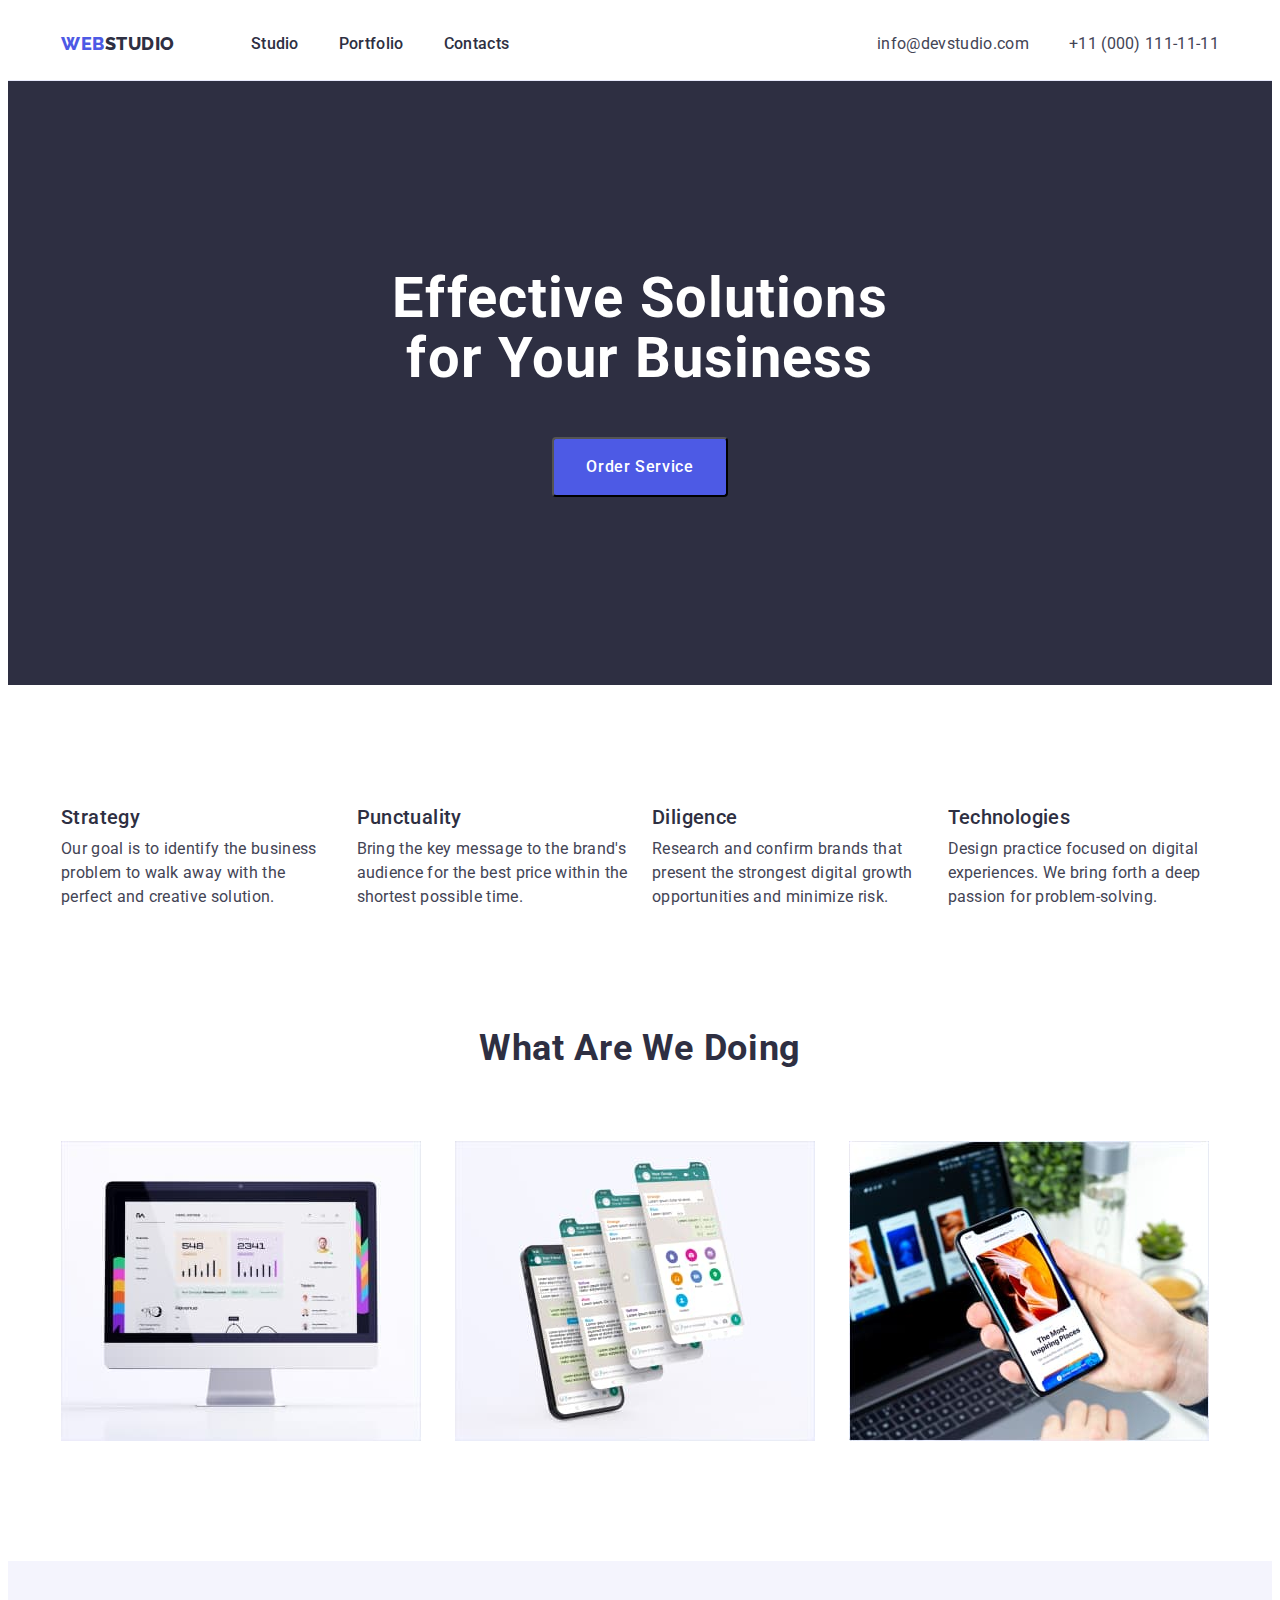
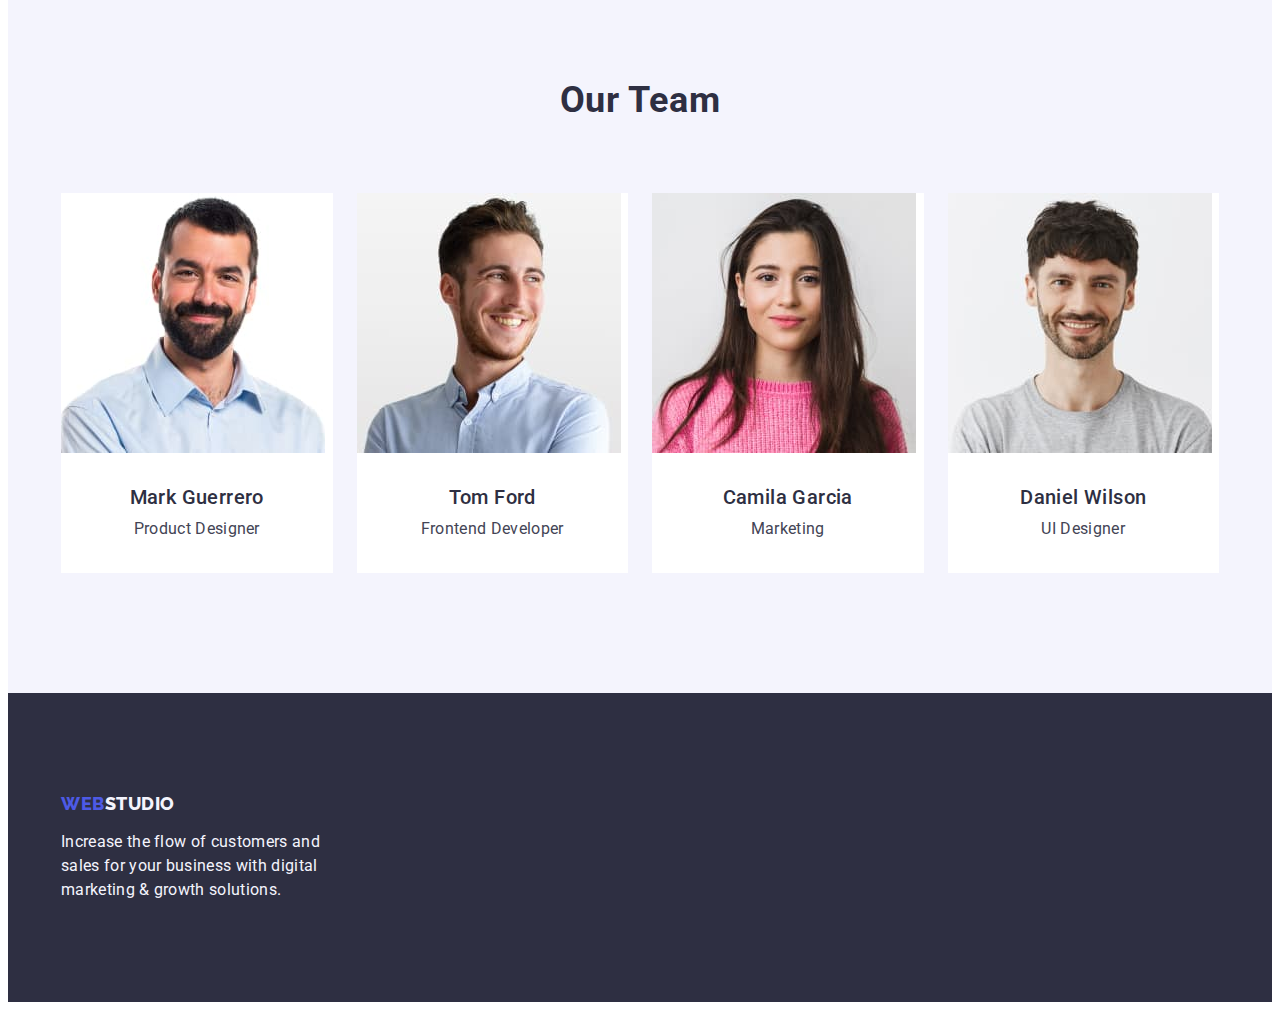
<file: index.html>
<!DOCTYPE html>
<html lang="en">
<head>
    <meta charset="UTF-8">
    <meta http-equiv="X-UA-Compatible" content="IE=edge">
    <meta name="viewport" content="width=device-width, initial-scale=1.0">
    <title>WebStudio</title>
    <link rel="preconnect" href="https://fonts.googleapis.com">
    <link rel="preconnect" href="https://fonts.gstatic.com" crossorigin>
    <link href="https://fonts.googleapis.com/css2?family=Raleway:wght@800&family=Roboto:wght@400;500;700;900&display=swap"
      rel="stylesheet">
      <link rel="stylesheet" href="https://cdnjs.cloudflare.com/ajax/libs/modern-normalize/1.1.0/modern-normalize.min.css"
        integrity="sha512-wpPYUAdjBVSE4KJnH1VR1HeZfpl1ub8YT/NKx4PuQ5NmX2tKuGu6U/JRp5y+Y8XG2tV+wKQpNHVUX03MfMFn9Q=="
        crossorigin="anonymous" referrerpolicy="no-referrer" />
    <link rel="stylesheet" href="./css/styles.css">
</head>
<body>
  <header class="page-header">
    <div class="container page-header-container">
  <nav class="page-nav list">
    <a class="logo link" href="./index.html">Web<span class="logo-span">Studio</span></a>
    <ul class="menu list">
      <li class="menu-item">
        <a class="menu-link link" href="./index.html">Studio</a>
      </li>
      <li class="menu-item">
        <a class="menu-link link" href="./portfolio.html">Portfolio</a>
      </li>
      <li class="menu-item">
        <a class="menu-link link" href="">Contacts</a>
      </li>
    </ul>
  </nav>
  <address class="page-address">
    <ul class="contact list">
      <li class="page-address-contact" >
        <a class="contact-info link" href="mailto:info@devstudio.com">info@devstudio.com</a>
      </li>
      <li class="page-address-contact">
        <a class="contact-info link" href="tel:+110001111111">+11 (000) 111-11-11</a>
      </li>
    </ul>
  </address>
    </div>
  </header>
  <main>
    <section class="hero">
<div class="container">
<h1 class="main-title">Effective Solutions
  for Your Business</h1>
<button class="modal-btn" type="button">Order Service</button>
</div>
    </section>
    <section class="solutions section">
      <div class="container">
        <h2 class="effective-solutions" hidden></h2>
        <ul class="solutions-list list">
          <li class="team-solutions">
            <h3 class="name-decisions">Strategy</h3>
            <p class="description-solutions">Our goal is to identify the business
              problem to walk away with the perfect and creative solution.</p>
          </li>
          <li class="team-solutions">
            <h3 class="name-decisions">Punctuality</h3>
            <p class="description-solutions">Bring the key message to the brand's audience for the best price within the
              shortest possible time.</p>
          </li>
          <li class="team-solutions">
            <h3 class="name-decisions">Diligence</h3>
            <p class="description-solutions">Research and confirm brands that present the strongest digital growth opportunities
              and minimize risk.</p>
          </li>
          <li class="team-solutions">
            <h3 class="name-decisions">Technologies</h3>
            <p class="description-solutions">Design practice focused on digital experiences. We bring forth a deep passion for
              problem-solving.</p>
          </li>
        </ul>
      </div>
    </section>
    <section class="our-solutions">
   <div class="container">
    <h2 class="work-options">What are we doing</h2>
    <ul class="our-solutions-list list">
      <li class="photos-works">
        <img src="./images/section_3/img_1.jpg" alt="computer" width="360" height="300">
      </li>
      <li class="photos-works">
        <img src="./images/section_3/img_2.jpg" alt="application" width="360" height="300">
      </li>
      <li class="photos-works">
        <img src="./images/section_3/img_3.jpg" alt="telephone" width="360" height="300">
      </li>
    </ul>
   </div>
    </section>
    <section class="our-team section">
      <div class="container">
        <h2 class="team">Our Team</h2>
        <ul class="our-team-list list">
          <li class="team-description">
            <img src="./images/team/mark_guerrero.jpg" alt="photo product designer" width="264" height="260">
            <div class="team-description-content">
                <h3 class="name">Mark Guerrero</h3>
                <p class="profession">Product Designer</p>
            </div>
          </li>
          <li class="team-description">
            <img src="./images/team/tom_ford.jpg" alt="photo frontend developer " width="264" height="260">
            <div class="team-description-content">
                <h3 class="name">Tom Ford</h3>
                <p class="profession">Frontend Developer</p>
            </div>
          </li>
          <li class="team-description">
            <img src="./images/team/camila_garcia.jpg" alt="photo marketing" width="264" height="260">
            <div class="team-description-content">
              <h3 class="name">Camila Garcia</h3>
              <p class="profession">Marketing</p>
            </div>
          </li>
          <li class="team-description">
            <img src="./images/team/daniel_wilson.jpg" alt="photo UI designer" width="264" height="260">
            <div class="team-description-content">
              <h3 class="name">Daniel Wilson</h3>
              <p class="profession">UI Designer</p>
            </div>
          </li>
        </ul>
      </div>
    </section>
  </main>
  <footer class="page-footer">
<div class="page-footer-container container">
  <a class="logo footer-logo link" href="./index.html">Web<span class="logo-span-footer">Studio</span></a>
  <p class="goal">Increase the flow of customers and sales for your business with digital marketing & growth solutions.
  </p>
</div>
  </footer>
</body>
</html>
</file>
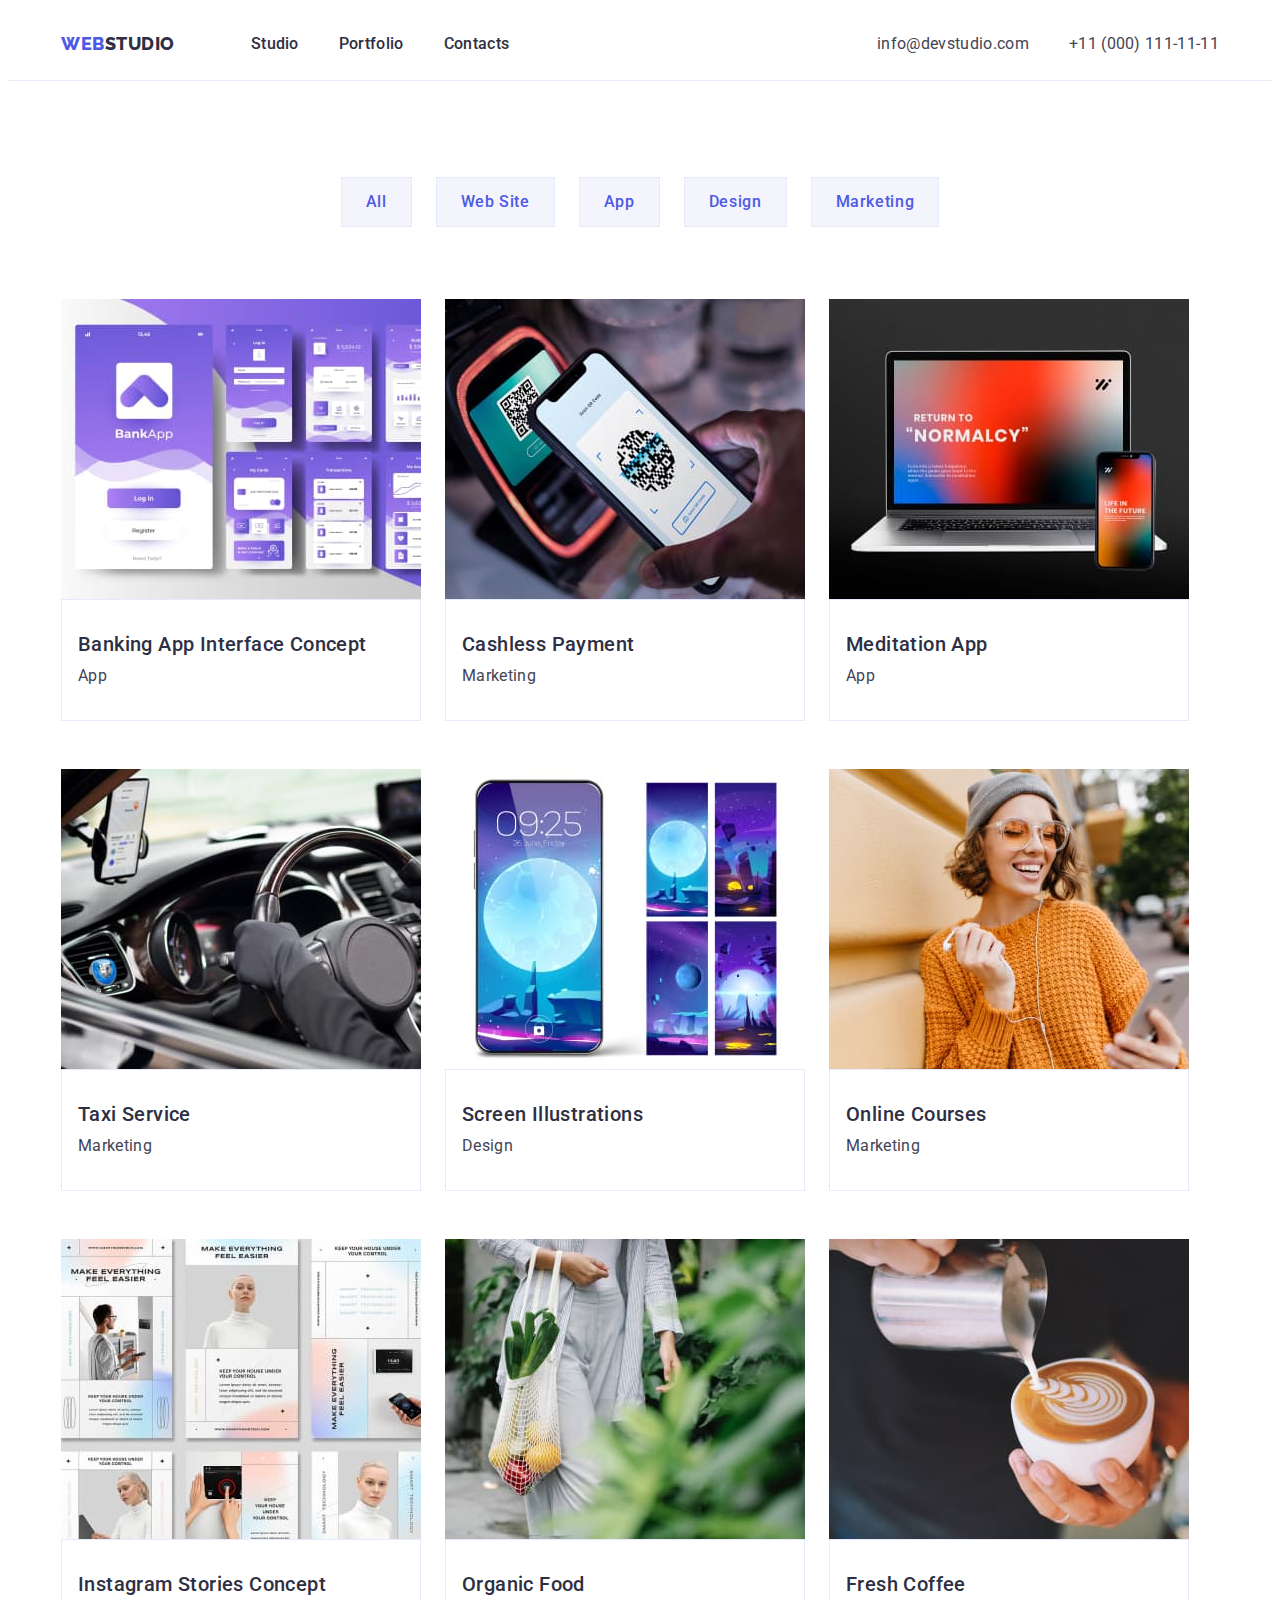
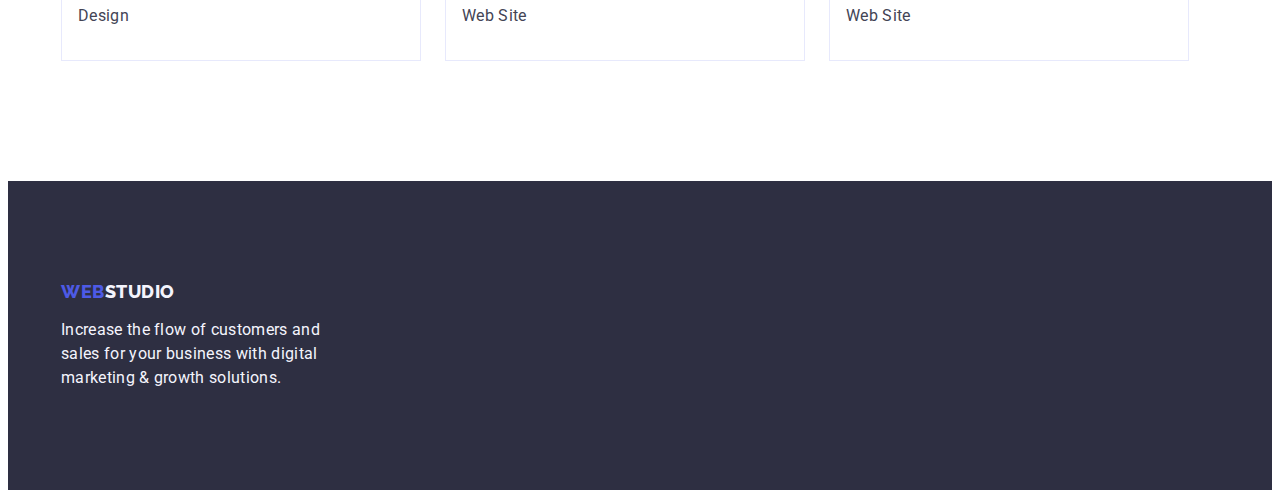
<file: portfolio.html>
<!DOCTYPE html>
<html lang="en">
<head>
    <meta charset="UTF-8">
    <meta http-equiv="X-UA-Compatible" content="IE=edge">
    <meta name="viewport" content="width=device-width, initial-scale=1.0">
    <title>Portfolio</title>
    <link rel="preconnect" href="https://fonts.googleapis.com">
    <link rel="preconnect" href="https://fonts.gstatic.com" crossorigin>
    <link href="https://fonts.googleapis.com/css2?family=Raleway:wght@800&family=Roboto:wght@400;500;700;900&display=swap"
        rel="stylesheet">
        <link rel="stylesheet" href="https://cdnjs.cloudflare.com/ajax/libs/modern-normalize/1.1.0/modern-normalize.min.css"
            integrity="sha512-wpPYUAdjBVSE4KJnH1VR1HeZfpl1ub8YT/NKx4PuQ5NmX2tKuGu6U/JRp5y+Y8XG2tV+wKQpNHVUX03MfMFn9Q=="
            crossorigin="anonymous" referrerpolicy="no-referrer" />
    <link rel="stylesheet" href="./css/styles.css">
</head>
<body>
<header class="page-header">
    <div class="container page-header-container">
        <nav class="page-nav list">
            <a class="logo link" href="./index.html">Web<span class="logo-span">Studio</span></a>
            <ul class="menu list">
                <li class="menu-item">
                    <a class="menu-link link" href="./index.html">Studio</a>
                </li>
                <li class="menu-item">
                    <a class="menu-link link" href="./portfolio.html">Portfolio</a>
                </li>
                <li class="menu-item">
                    <a class="menu-link link" href="">Contacts</a>
                </li>
            </ul>
        </nav>
        <address class="page-address">
            <ul class="contact list">
                <li class="page-address-contact">
                    <a class="contact-info link" href="mailto:info@devstudio.com">info@devstudio.com</a>
                </li>
                <li class="page-address-contact">
                    <a class="contact-info link" href="tel:+110001111111">+11 (000) 111-11-11</a>
                </li>
            </ul>
        </address>
    </div>
</header>
<main>
<section class="cards">
   <div class="container">
    <h1 class="cards-title" hidden>Portfolio</h1>
    <ul class="filters list">
        <li><button class="filters-button" type="button">All</button></li>
        <li><button class="filters-button" type="button">Web Site</button></li>
        <li><button class="filters-button" type="button">App</button></li>
        <li><button class="filters-button" type="button">Design</button></li>
        <li><button class="filters-button" type="button">Marketing</button></li>
    </ul>
    <ul class="gallery-list list">
        <li class="gallery link">
            <a class="link" href="">
                <img src="./images/portfolio_1/banking_app.jpg" alt="Banking applications" width="360" height="300">
                <div class="gallery-content">
                    <h2 class="gallery-name">Banking App Interface Concept</h2>
                    <p class="text">App</p>
                </div> 
            </a>
        </li>
        <li class="gallery link">
            <a class="link" href="">
                <img src="./images/portfolio_1/cashless_payment.jpg" alt="Payment by phone" width="360" height="300">
                <div class="gallery-content">
                <h2 class="gallery-name">Cashless Payment</h2>
                <p class="text">Marketing</p>
                </div>
            </a>
        </li>
        <li class="gallery link">
            <a class="link" href="">
                <img src="./images/portfolio_1/meditation_app.jpg" alt="App on phone and computer" width="360" height="300">
                <div class="gallery-content">
                    <h2 class="gallery-name">Meditation App</h2>
                    <p class="text">App</p>
                </div>    
            </a>
        </li>
        <li class="gallery link">
            <a class="link" href="">
                <img src="./images/portfolio_2/taxi_service.jpg" alt="Taxi" width="360" height="300">
                <div class="gallery-content">
                    <h2 class="gallery-name">Taxi Service</h2>
                    <p class="text">Marketing</p>
                </div>
            </a>
        </li>
        <li class="gallery link">
            <a class="link" href="">
                <img src="./images/portfolio_2/screen_illustrations.jpg" alt="Phone screen" width="360" height="300">
                <div class="gallery-content">
                    <h2 class="gallery-name">Screen Illustrations</h2>
                    <p class="text">Design</p>
                </div>   
            </a>
        </li>
        <li class="gallery link">
            <a class="link" href="">
                <img src="./images/portfolio_2/online_courses.jpg" alt="Girl with headphones" width="360" height="300">
                <div class="gallery-content">
                    <h2 class="gallery-name">Online Courses</h2>
                    <p class="text">Marketing</p>
                </div>     
            </a>
        </li>
        <li class="gallery link">
            <a class="link" href="">
                <img src="./images/portfolio_3/instagram_stories.jpg" alt="Instagram story screenshots" width="360"
                    height="300">
                <div class="gallery-content">
                    <h2 class="gallery-name">Instagram Stories Concept</h2>
                    <p class="text">Design</p>
                </div>     
            </a>
        </li>
        <li class="gallery link">
            <a class="link" href="">
                <img src="./images/portfolio_3/organic_food.jpg" alt="Girl with organic food" width="360" height="300">
                <div class="gallery-content">
                    <h2 class="gallery-name">Organic Food</h2>
                    <p class="text">Web Site</p>
                </div> 
            </a>
        </li>
        <li class="gallery link">
            <a class="link" href="">
                <img src="./images/portfolio_3/fresh_coffee.jpg" alt="Barista makes coffee" width="360" height="300">
                <div class="gallery-content">
                    <h2 class="gallery-name">Fresh Coffee</h2>
                    <p class="text">Web Site</p>
                </div> 
            </a>
        </li>
    </ul>

   </div>
</section>
</main>
<footer class="page-footer">
    <div class="page-footer-container container">
        <a class="logo footer-logo link" href="./index.html">Web<span class="logo-span-footer">Studio</span></a>
        <p class="goal">Increase the flow of customers and sales for your business with digital marketing & growth
            solutions.
        </p>
    </div>
</footer>
</body>
</html>
</file>
<file: css/styles.css>
:root {
--color-iris: #4d5ae5;
--title-color-navy-blue: #2E2F42;
--color-white: #ffffff;
--color-ocean: #404BBF;
--text-color-slate: #434455;
--color-cloud: #F4F4FD;
}

p,
h1,
h2,
h3,
h4,
h5,
h6 {
margin: 0;
}

ul {
  margin: 0;
  padding-left: 0;
}
address {
    font-style: normal;
}
img {
    display: block;
}
button {
    cursor: pointer;
}

body {
font-family: 'Roboto', sans-serif;
color: #434455; 
background-color:#ffffff;
}
.list {
    list-style: none;
}
.link {
    text-decoration: none;
}
.container {
  width: 1158px;
  padding-left: 15px;
  padding-right: 15px;
  margin: 0 auto;
}
.section {
    padding-top: 120px;
    padding-bottom: 120px;
}
/* ==========Components =========*/ 
.logo {
font-family: 'Raleway', sans-serif;
font-weight: 800;
text-transform: uppercase;
font-size: 18px;
line-height: 1.17;
letter-spacing: 0.03em;
color: var(--color-iris);
margin-right: 76px;
margin-bottom: 0;
}

.logo-span {

    color: #2E2F42;
}
/* ==========/Components =========*/
/* ========== Header =========*/
.page-header {
    padding-top: 24px;
    padding-bottom: 24px;
    border-bottom: 1px solid #E7E9FC;
}
.page-header-container {
    display: flex;
    align-items: center;
    justify-content: space-between;
}
.menu {
    display: flex;
    align-items: center;
}
.page-nav {
    display: flex;
    align-items: center;
}
.contact {
    display: flex;
    align-items: center;
}
.menu-item:not(:last-child) {
    margin-right: 40px;
}
.menu-link {
font-weight: 500;
font-size: 16px;
line-height: 1.5;
letter-spacing: 0.02em;
color: var(--title-color-navy-blue);

}

.menu-link:hover,
.menu-link:focus {
color: var(--color-ocean);
}

.page-address {
font-style: normal;
}
.page-address-contact:not(:last-child) {
 margin-right: 40px;
}
.contact-info {
font-weight: 400;
color: var(--text-color-slate);
font-size: 16px;
line-height: 1.5;
letter-spacing: 0.02em;
}

.contact-info:hover,
.contact-info:focus {
 color: var(--color-ocean);
}

/* ========== /Header =========*/
/* ========== Hero =========*/

.hero {
background-color: #2e2f42;
padding-top: 188px;
padding-bottom: 188px;
text-align: center;
}

.main-title {
font-weight: 700;
width: 496px;
font-size: 56px;
line-height: 1.07;
letter-spacing: 0.02em;
text-align: center;
color: var(--color-white);
margin-bottom: 48px;
margin-left: auto;
margin-right: auto;
}

.modal-btn {
font-family: 'Roboto', sans-serif;
font-weight: 500;
font-size: 16px;
line-height: 1.5;
letter-spacing: 0.04em;
color: var(--color-white);
background: var(--color-iris);
padding: 16px 32px;
border-radius: 4px;
}

.modal-btn:hover, .modal-btn:focus {
background-color: #404BBF;
}
/* ========== /Hero =========*/

/* ========== Solutions =========*/
.solutions-list {
    display: flex;
    flex-wrap: wrap;
    gap: 24px;
}
.effective-solutions {
position: absolute;
width: 1px;
height: 1px;
margin: -1px;
border: 0;
padding: 0;
white-space: nowrap;
clip-path: inset(100%);
clip: rect(0 0 0 0);
overflow: hidden;
}
.team-solutions {
    width: 264px;
    flex-basis: calc((100% - 72px) / 4);
}
.name-decisions {
font-weight: 500;
font-size: 20px;
line-height: 1.2;
letter-spacing: 0.02em;
color: var(--title-color-navy-blue);
margin-bottom: 8px;
}
.description-solutions {
font-size: 16px;
font-weight: 400;
line-height: 1.5;
letter-spacing: 0.02em;
}
/* ========== /Solutions =========*/

/* ========== Our-solutions =========*/
.our-solutions-list {
    display: flex;
    flex-wrap: wrap;
    gap: 24px;
}
.photos-works {
flex-basis: calc((100% - 48px) / 3);
}
.our-solutions {
    padding-bottom: 120px;
}
.work-options {
font-weight: 700;
font-size: 36px;
line-height: 1.11;
text-transform: capitalize;
letter-spacing: 0.02em;
text-align: center;
color: var(--title-color-navy-blue);
margin-bottom: 72px;
}

/* ========== /Our-solutions =========*/

/* ========== Our-team =========*/
.our-team-list {
    display: flex;
    flex-wrap: wrap;
    gap: 24px;
}
.our-team {
background-color: var(--color-cloud);
}
.team-description-content {
padding-top: 32px;  
padding-bottom: 32px;
}

.team {
font-size: 36px;
font-weight: 700;
line-height: 1.11;
text-transform: capitalize;
letter-spacing: 0.02em;
text-align: center;
color: var(--title-color-navy-blue);
margin-bottom: 72px;
}
.team-description {
background-color: var(--color-white);
text-align: center;
flex-basis: calc((100% - 72px) / 4);
}
.name {
font-weight: 500;
font-size: 20px;
line-height: 1.2;
letter-spacing: 0.02em;
color: var(--title-color-navy-blue);
margin-bottom: 8px;
}
.profession {
font-weight: 400;
font-size: 16px;
line-height: 1.5;
letter-spacing: 0.02em;
}
/* ========== /Our-team =========*/

/* ========== Page-footer=========*/
.page-footer {
background-color: #2e2f42;
padding-top: 100px;
padding-bottom: 100px;
}

.footer-logo {
    display: block;
    margin-bottom: 16px;
}
.goal {
font-weight: 400;
font-size: 16px; 
line-height: 1.5;
letter-spacing: 0.02em;
color: var(--color-cloud);
width: 264px;
}
.logo-span-footer{

    color: var(--color-cloud);
}
/* ========== /Page-footer=========*/

/*========== Portfolio======*/
.cards {
    padding-top: 96px;
    padding-bottom: 120px;
}
.cards-title {
position: absolute;
width: 1px;
height: 1px;
margin: -1px;
border: 0;
padding: 0;
white-space: nowrap;
clip-path: inset(100%);
clip: rect(0 0 0 0);
overflow: hidden;
}
.filters {
    display: flex;
    gap: 24px;
    margin-bottom: 72px;
    justify-content: center;
}
.gallery-list {
    display: flex;
    flex-wrap: wrap;
    gap: 48px 24px;
}
.gallery {
flex-basis: calc((100% - 144px) / 9);
}
.gallery-content {
padding-left: 16px; 
padding-right: auto;   
padding-top: 32px;
padding-bottom: 32px;
border: 1px solid #E7E9FC;
}
.filters-button {
font-family: "Roboto", sans-serif;
font-weight: 500;
font-size: 16px;
line-height: 1.5;
letter-spacing: 0.04em;
color: var(--color-iris);
background-color: var(--color-cloud);
border: 1px solid #E7E9FC;
padding: 12px 24px;
}
 .filters-button:hover, .filters-button:focus {
color: var(--color-white);
background-color: var(--color-ocean);
}
.gallery-name {
font-weight: 500;
font-size: 20px;
line-height: 1.2;
letter-spacing: 0.02em;
color: var(--title-color-navy-blue);
margin-bottom: 8px;
}
.text {
font-weight: 400;
font-size: 16px;
line-height: 1.5;
letter-spacing: 0.02em;
color: var(--text-color-slate);
}
/*========== Portfolio======*/
</file>
